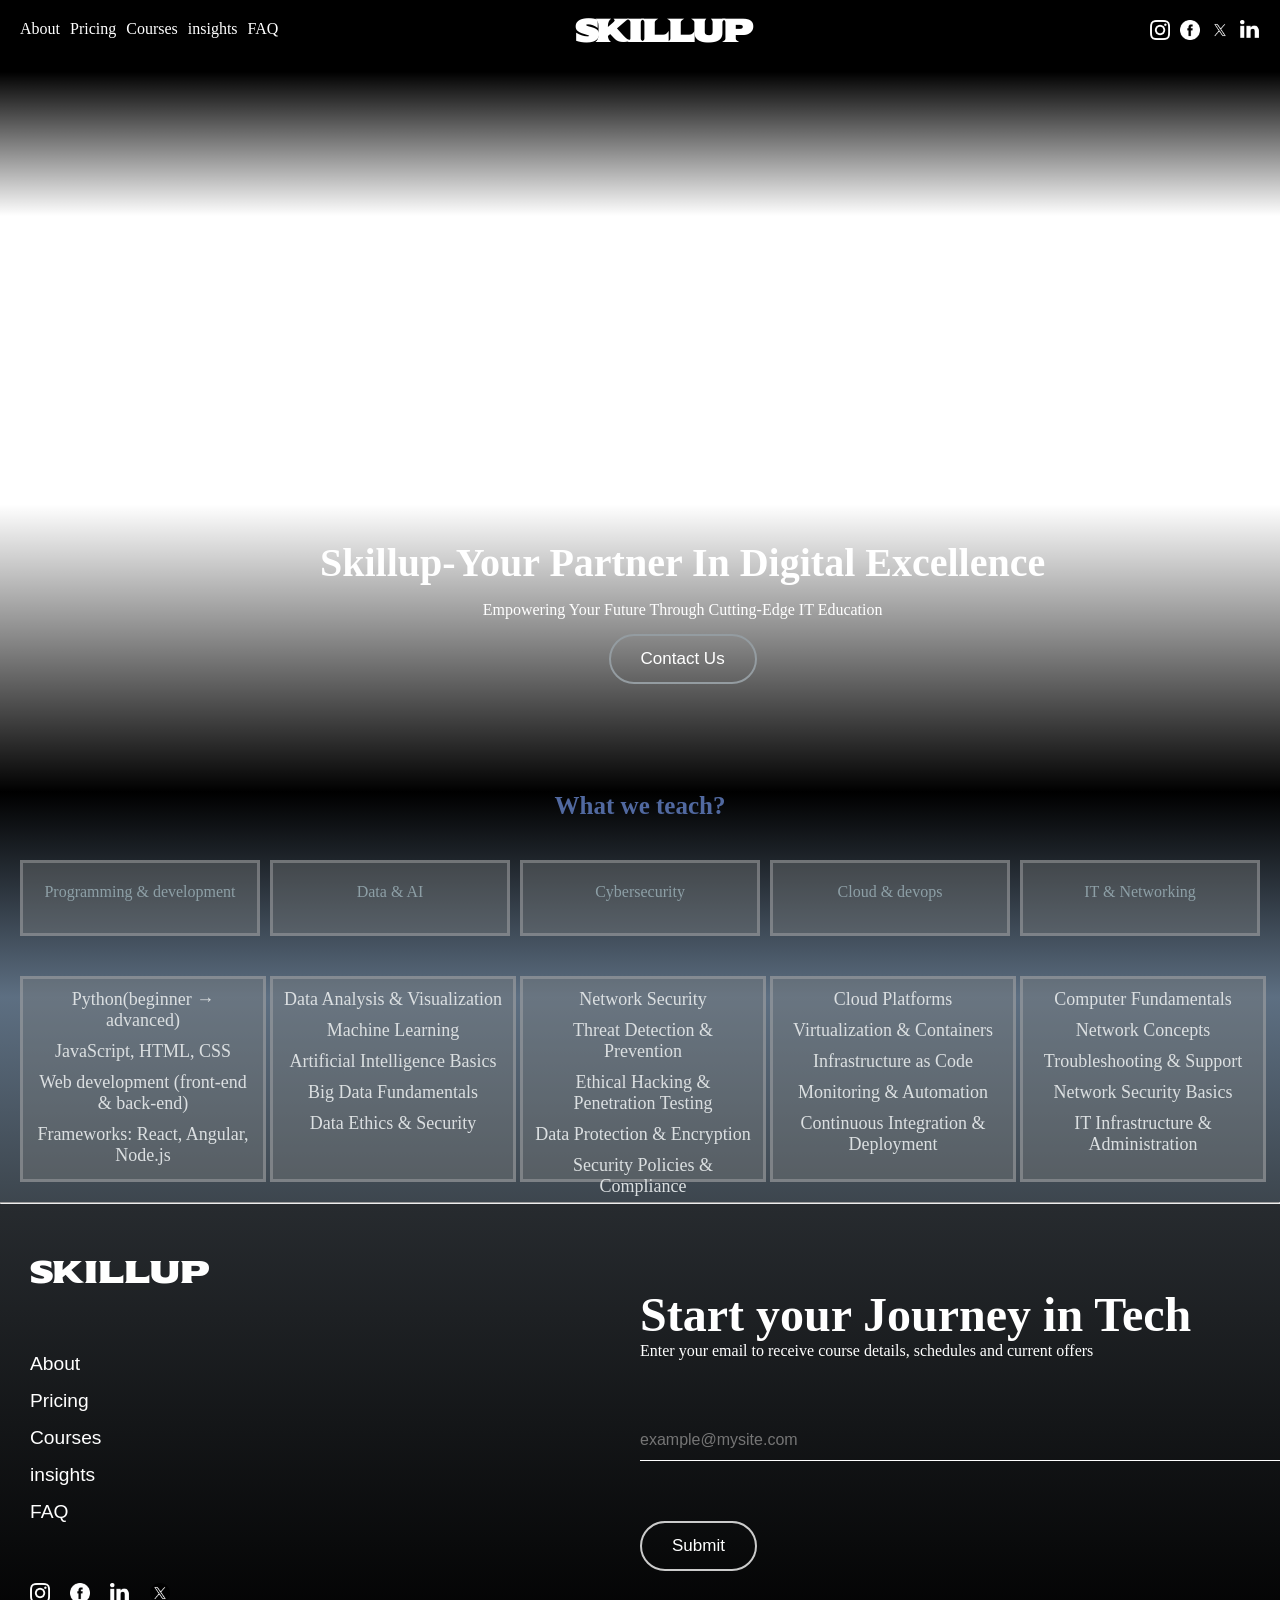
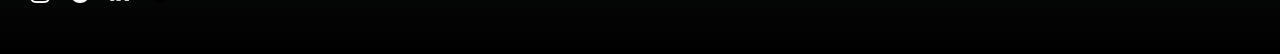
<file: index.html>
<!DOCTYPE html>
<html lang="en">
  <head>
    <meta charset="UTF-8" />
    <meta name="viewport" content="width=device-width, initial-scale=1.0" />
    <title>main page</title>
    <link rel="stylesheet" href="./style.css" />
    <link rel="stylesheet" href="./footer.css" />
    <link rel="preconnect" href="https://fonts.googleapis.com" />
    <link rel="preconnect" href="https://fonts.gstatic.com" crossorigin />
    <link
      href="https://fonts.googleapis.com/css2?family=Sekuya&display=swap"
      rel="stylesheet"
    />
  </head>
  <body>
    <header>
      <div class="nav">
        <nav>
          <ul class="navigation">
            <li><a href="./about.html">About</a></li>
            <li>
              <a href="./pricing.html">Pricing</a>
            </li>
            <li>
              <a href="./Courses.html">Courses</a>
            </li>
            <li>
              <a href="./insights.html">insights</a>
            </li>
            <li>
              <a href="./FAQ.html">FAQ</a>
            </li>
          </ul>
        </nav>
        <div class="h1">
          <h1>Skillup</h1>
        </div>
        <div>
          <nav>
            <ul class="icons">
              <li>
                <a href="ig">
                  <img src="./assets/instagram (1).png" alt="ig" width="20px" />
                </a>
              </li>
              <li>
                <a href="fb">
                  <img src="./assets/facebook.png" alt="fb" width="20px" />
                </a>
              </li>
              <li>
                <a href="x">
                  <img src="./assets/twitter.png" alt="x" width="20px" />
                </a>
              </li>
              <li>
                <a href="in">
                  <img src="./assets/linkedin (1).png" alt="in" width="20px" />
                </a>
              </li>
            </ul>
          </nav>
        </div>
        <img
          src="./assets/menu (1).png"
          alt="menu"
          width="30px"
          class="burger-icon"
        />
      </div>
    </header>
    <div class="main-img">
      <div class="main-img-text">
        <h2>Skillup-Your Partner In Digital Excellence</h2>
        <p>Empowering Your Future Through Cutting-Edge IT Education</p>
        <button>Contact us</button>
      </div>
    </div>
    <section class="section-1">
      <h3>What we teach?</h3>
      <div class="container">
        <div class="one">Programming & development</div>
        <div class="one">Data & AI</div>
        <div class="one">Cybersecurity</div>
        <div class="one">Cloud & devops</div>
        <div class="one">IT & Networking</div>
      </div>
      <div class="li-box">
        <div class="li-one">
          <ul>
            <li>Python(beginner → advanced)</li>
            <li>JavaScript, HTML, CSS</li>
            <li>Web development (front-end & back-end)</li>
            <li>Frameworks: React, Angular, Node.js</li>
          </ul>
        </div>
        <div class="li-one">
          <ul>
            <li>Data Analysis & Visualization</li>
            <li>Machine Learning</li>
            <li>Artificial Intelligence Basics</li>
            <li>Big Data Fundamentals</li>
            <li>Data Ethics & Security</li>
          </ul>
        </div>
        <div class="li-one">
          <ul>
            <li>Network Security</li>
            <li>Threat Detection & Prevention</li>
            <li>Ethical Hacking & Penetration Testing</li>
            <li>Data Protection & Encryption</li>
            <li>Security Policies & Compliance</li>
          </ul>
        </div>
        <div class="li-one">
          <ul>
            <li>Cloud Platforms</li>
            <li>Virtualization & Containers</li>
            <li>Infrastructure as Code</li>
            <li>Monitoring & Automation</li>
            <li>Continuous Integration & Deployment</li>
          </ul>
        </div>
        <div class="li-one">
          <ul>
            <li>Computer Fundamentals</li>
            <li>Network Concepts</li>
            <li>Troubleshooting & Support</li>
            <li>Network Security Basics</li>
            <li>IT Infrastructure & Administration</li>
          </ul>
        </div>
      </div>
    </section>
    <hr />
    <footer class="site-footer">
      <div class="footer-div1">
        <h2 class="logo-2">SKILLUP</h2>
        <ul class="nav2">
          <li>
            <a href="./about.html">About</a>
          </li>
          <li>
            <a href="./pricing.html">Pricing</a>
          </li>
          <li>
            <a href="./Courses.html">Courses</a>
          </li>
          <li>
            <a href="./insights.html">insights</a>
          </li>
          <li>
            <a href="./FAQ.html">FAQ</a>
          </li>
        </ul>
        <ul class="icons2">
          <li>
            <img
              src="./assets/instagram (1).png"
              alt="instagram"
              width="20px"
            />
          </li>
          <li>
            <img src="./assets/facebook.png" alt="FB" width="20px" />
          </li>
          <li>
            <img src="./assets/linkedin (1).png" alt="linkedin" width="20px" />
          </li>
          <li>
            <img src="./assets/twitter.png" alt="twitter" width="20px" />
          </li>
        </ul>
      </div>
      <div class="footer-div2">
        <div id="h2p">
          <h2>Start your Journey in Tech</h2>
          <p>
            Enter your email to receive course details, schedules and current
            offers
          </p>
        </div>
        <input type="email" placeholder="example@mysite.com" />
        <button class="footer-button">Submit</button>
      </div>
    </footer>
  </body>
</html>
</file>
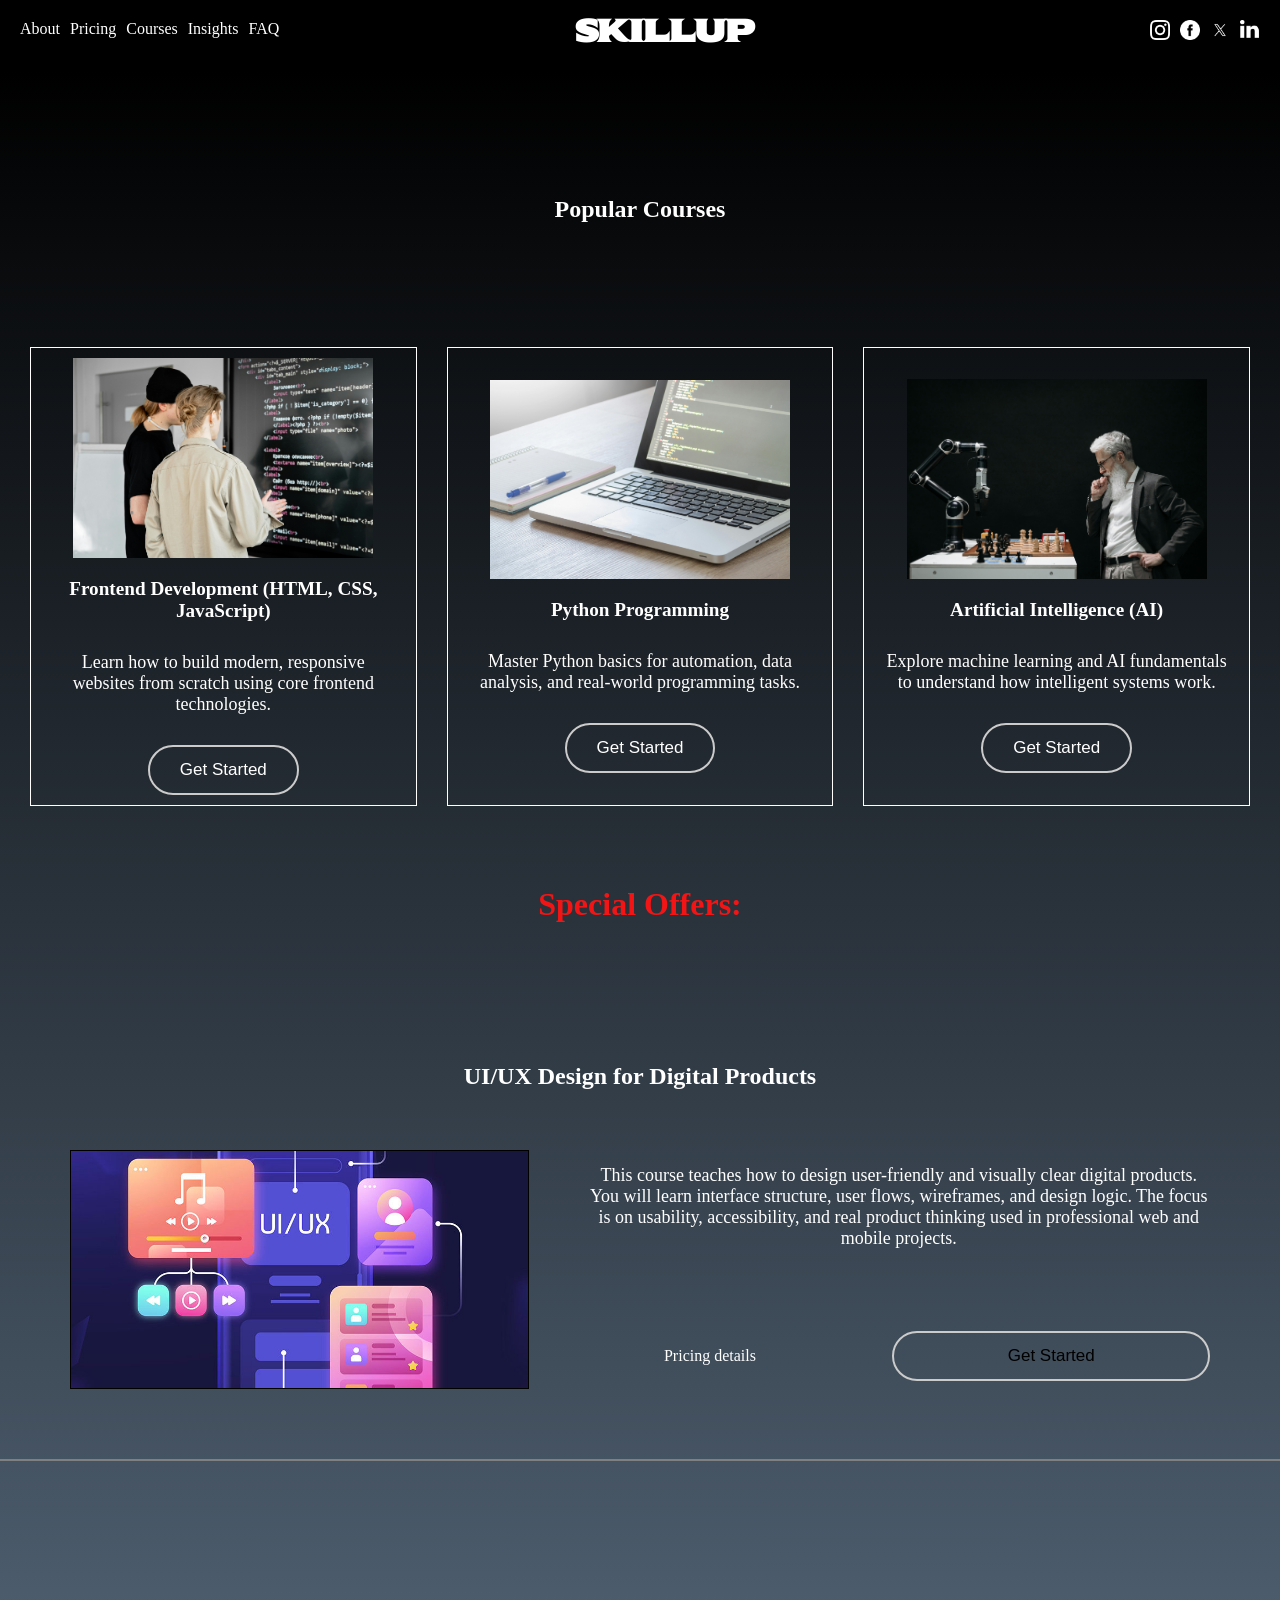
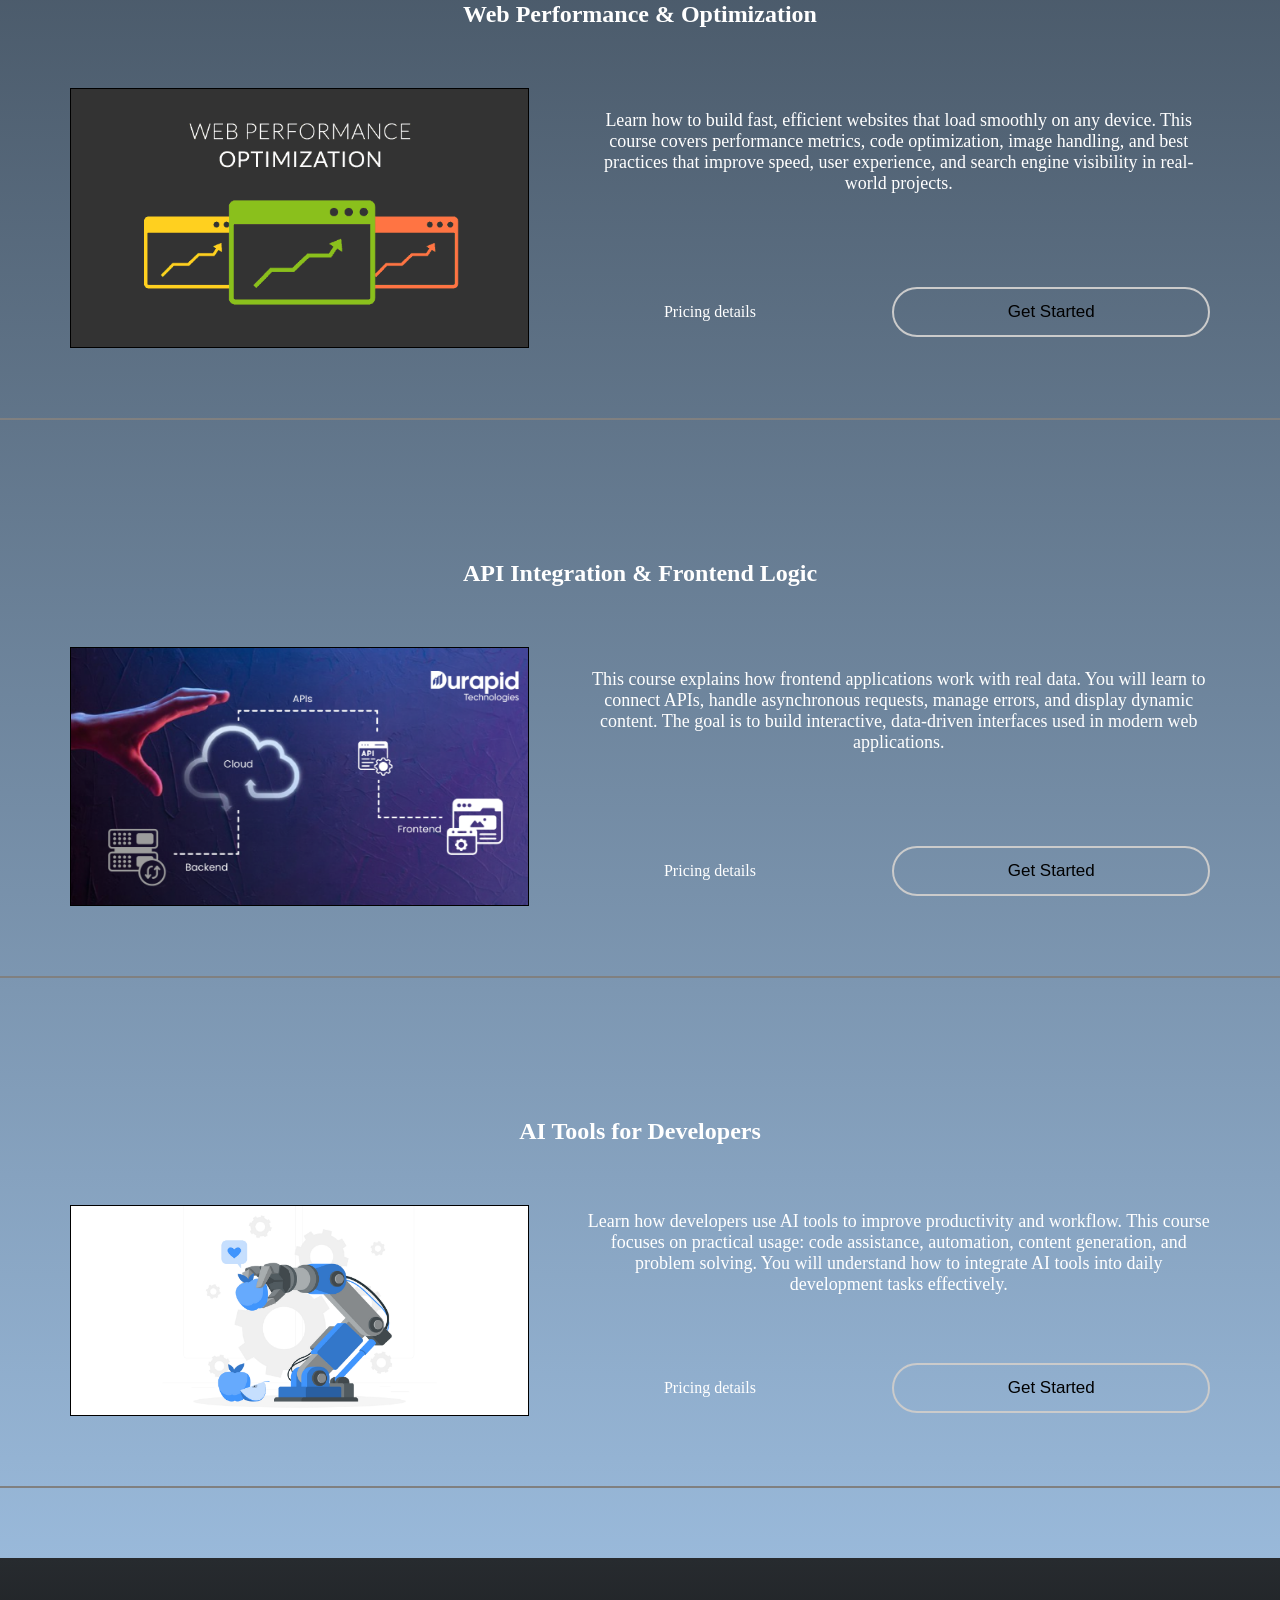
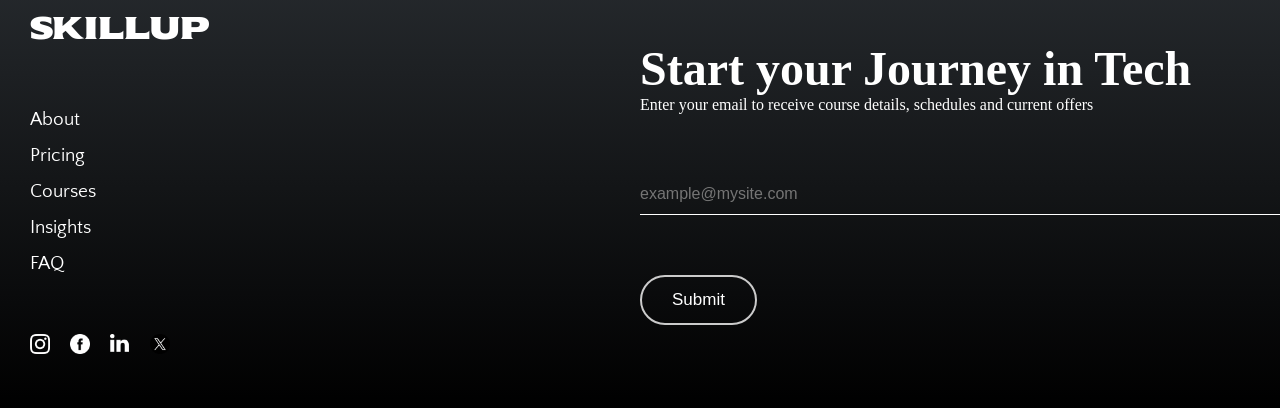
<file: Courses.html>
<!DOCTYPE html>
<html lang="en">
  <head>
    <meta charset="UTF-8" />
    <meta name="viewport" content="width=device-width, initial-scale=1.0" />
    <link rel="stylesheet" href="./Courses.css" />
    <link rel="stylesheet" href="./about.css" />
    <link rel="stylesheet" href="./footer.css" />
    <link rel="preconnect" href="https://fonts.googleapis.com" />
    <link rel="preconnect" href="https://fonts.gstatic.com" crossorigin />
    <link
      href="https://fonts.googleapis.com/css2?family=Montserrat:ital,wght@0,100..900;1,100..900&family=Quattrocento+Sans:ital,wght@0,400;0,700;1,400;1,700&family=Roboto+Flex:opsz,wght,XOPQ,XTRA,YOPQ,YTDE,YTFI,YTLC,YTUC@8..144,100..1000,96,468,79,-203,738,514,712&family=Sekuya&display=swap"
      rel="stylesheet"
    />
    <title>Courses</title>
  </head>
  <body>
    <header>
      <div class="nav">
        <nav>
          <ul class="navigation">
            <li><a href="./about.html" target="_blank">About</a></li>
            <li>
              <a href="./pricing.html" target="_blank">Pricing</a>
            </li>
            <li>
              <a href="./Courses.html" target="_blank">Courses</a>
            </li>
            <li>
              <a href="./insights.html" target="_blank">Insights</a>
            </li>
            <li>
              <a href="./FAQ.html" target="_blank">FAQ</a>
            </li>
          </ul>
        </nav>
        <div class="h1">
          <h1><a href="./index.html" target="_blank">SKILLUP</a></h1>
        </div>
        <div>
          <nav>
            <ul class="icons">
              <li>
                <a href="ig">
                  <img src="./assets/instagram (1).png" alt="ig" width="20px" />
                </a>
              </li>
              <li>
                <a href="fb">
                  <img src="./assets/facebook.png" alt="fb" width="20px" />
                </a>
              </li>
              <li>
                <a href="x">
                  <img src="./assets/twitter.png" alt="x" width="20px" />
                </a>
              </li>
              <li>
                <a href="in">
                  <img src="./assets/linkedin (1).png" alt="in" width="20px" />
                </a>
              </li>
            </ul>
          </nav>
        </div>
        <img
          src="./assets/menu (1).png"
          alt="menu"
          width="30px"
          class="burger-icon"
        />
      </div>
    </header>
    <main>
      <section class="popular">
        <h2 class="courses sec1">Popular Courses</h2>
        <div class="courses sec2">
          <img src="./assets/frontend.jpg" alt="img" width="300px" class="pic" />
          <h4>Frontend Development (HTML, CSS, JavaScript)</h4>
          <p>
            Learn how to build modern, responsive websites from scratch using
            core frontend technologies.
          </p>
          <button><a href="">Get started</a></button>
        </div>
        <div class="courses sec3">
          <img src="./assets/phyton.jpg" alt="img" width="300px" class="pic"/>
          <h4>Python Programming</h4>
          <p>
            Master Python basics for automation, data analysis, and real-world
            programming tasks.
          </p>
          <button><a href="">Get started</a></button>
        </div>
        <div class="courses sec4">
          <img src="./assets/ai.jpg" alt="img" width="300px" class="pic"/>
          <h4>Artificial Intelligence (AI)</h4>
          <p>
            Explore machine learning and AI fundamentals to understand how
            intelligent systems work.
          </p>
          <button><a href="">Get started</a></button>
        </div>
      </section>
      <section class="second-section">
        <h2 class="sec5">Special Offers:</h2>
        <div class="basic sec6">
          <h4>UI/UX Design for Digital Products</h4>
          <img src="./assets/design.jpg" alt="design" width="500px" class="pic"/>
          <p>
            This course teaches how to design user-friendly and visually clear
            digital products. You will learn interface structure, user flows,
            wireframes, and design logic. The focus is on usability,
            accessibility, and real product thinking used in professional web
            and mobile projects.
          </p>
          <span
            ><a href="./pricing.html" target="_blank">Pricing details</a></span
          >
          <button>Get started</button>
        </div>

        <div class="basic sec7">
          <h4>Web Performance & Optimization</h4>
          <img src="./assets/web-performance-optimization-featured.png"
          alt="web" / width="500px" class="pic">
          <p>
            Learn how to build fast, efficient websites that load smoothly on
            any device. This course covers performance metrics, code
            optimization, image handling, and best practices that improve speed,
            user experience, and search engine visibility in real-world
            projects.
          </p>
          <span
            ><a href="./pricing.html" target="_blank">Pricing details</a></span
          >
          <button>Get started</button>
        </div>
        <div class="basic sec8">
          <h4>API Integration & Frontend Logic</h4>
          <img src="./assets/1739437495731.png" alt="api" width="500px" class="pic"/>
          <p>
            This course explains how frontend applications work with real data.
            You will learn to connect APIs, handle asynchronous requests, manage
            errors, and display dynamic content. The goal is to build
            interactive, data-driven interfaces used in modern web applications.
          </p>
          <span
            ><a href="./pricing.html" target="_blank">Pricing details</a></span
          >
          <button>Get started</button>
        </div>
        <div class="basic sec9">
          <h4>AI Tools for Developers</h4>
          <img src="./assets/tools.png" alt="tools" width="500px" class="pic"/>
          <p>
            Learn how developers use AI tools to improve productivity and
            workflow. This course focuses on practical usage: code assistance,
            automation, content generation, and problem solving. You will
            understand how to integrate AI tools into daily development tasks
            effectively.
          </p>
          <span
            ><a href="./pricing.html" target="_blank">Pricing details</a></span
          >
          <button>Get started</button>
        </div>
      </section>
    </main>
    <footer class="site-footer">
      <div class="footer-div1">
        <h2 class="logo-2">SKILLUP</h2>
        <ul class="nav2">
          <li>
            <a href="./about.html" target="_blank">About</a>
          </li>
          <li>
            <a href="./pricing.html" target="_blank">Pricing</a>
          </li>
          <li>
            <a href="./Courses.html" target="_blank">Courses</a>
          </li>
          <li>
            <a href="./insights.html" target="_blank">Insights</a>
          </li>
          <li>
            <a href="./FAQ.html" target="_blank">FAQ</a>
          </li>
        </ul>
        <ul class="icons2">
          <li>
            <img
              src="./assets/instagram (1).png"
              alt="instagram"
              width="20px"
            />
          </li>
          <li>
            <img src="./assets/facebook.png" alt="FB" width="20px" />
          </li>
          <li>
            <img src="./assets/linkedin (1).png" alt="linkedin" width="20px" />
          </li>
          <li>
            <img src="./assets/twitter.png" alt="twitter" width="20px" />
          </li>
        </ul>
      </div>
      <div class="footer-div2">
        <div id="h2p">
          <h2>Start your Journey in Tech</h2>
          <p>
            Enter your email to receive course details, schedules and current
            offers
          </p>
        </div>
        <input type="email" placeholder="example@mysite.com" />
        <button class="footer-button">Submit</button>
      </div>
    </footer>
  </body>
</html>
</file>
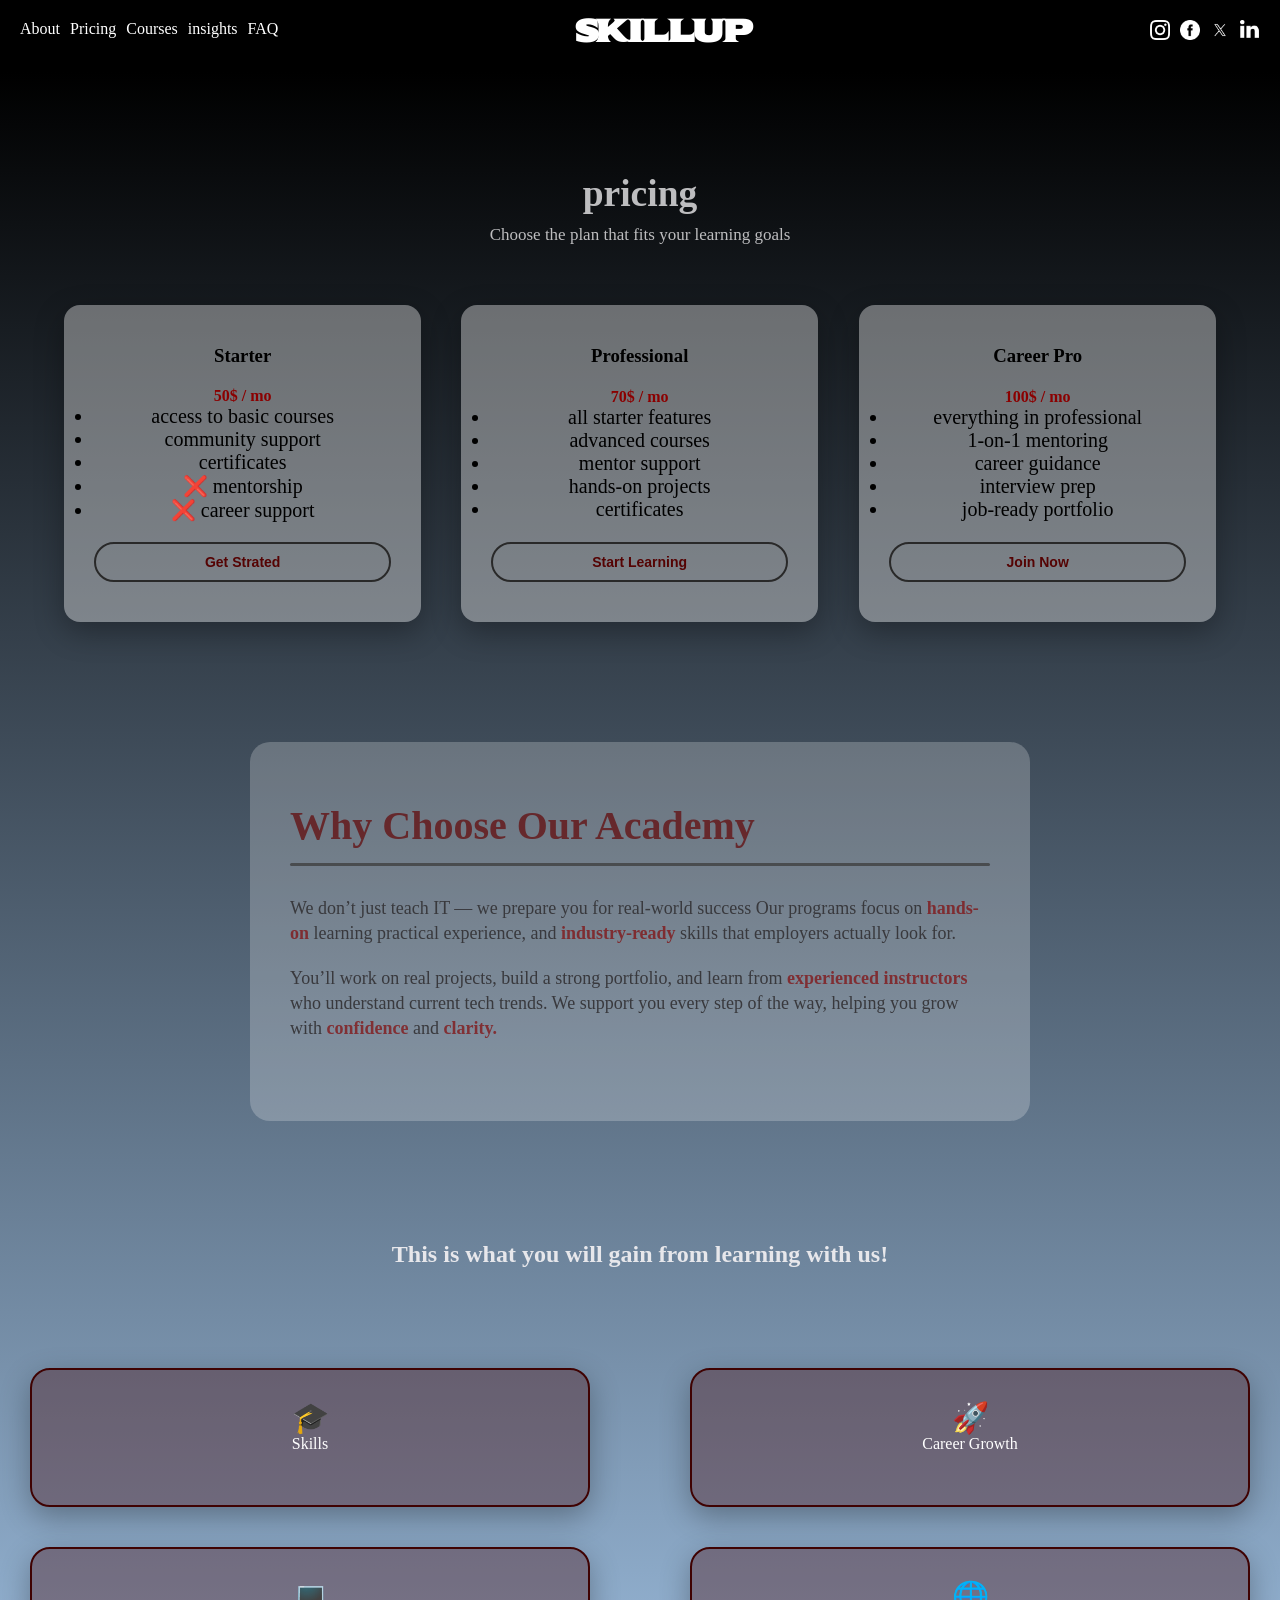
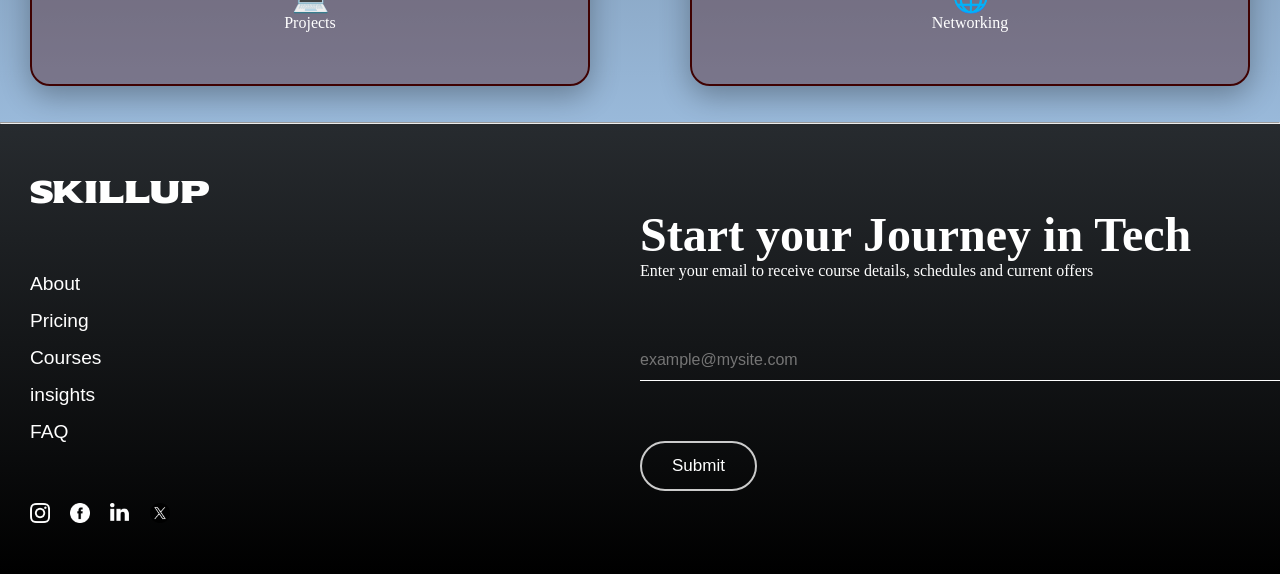
<file: pricing.html>
<!DOCTYPE html>
<html lang="en">
  <head>
    <meta charset="UTF-8" />
    <meta name="viewport" content="width=device-width, initial-scale=1.0" />
    <title>pricing page</title>
    <link rel="stylesheet" href="./pricing.css" />
    <link rel="stylesheet" href="./footer.css" />
    <link rel="preconnect" href="https://fonts.googleapis.com" />
    <link rel="preconnect" href="https://fonts.gstatic.com" crossorigin />
    <link
      href="https://fonts.googleapis.com/css2?family=Sekuya&display=swap"
      rel="stylesheet"
    />
    <link rel="stylesheet" href="
    <link
      href="https://fonts.googleapis.com/css2?family=Playfair+Display:ital,wght@0,400..900;1,400..900&display=swap"
      rel="stylesheet"
    />
  </head>
  <body>
    <header>
      <div class="nav">
        <nav>
          <ul class="navigation">
            <li><a href="About">About</a></li>
            <li>
              <a href="Pricing">Pricing</a>
            </li>
            <li>
              <a href="Courses">Courses</a>
            </li>
            <li>
              <a href="./insights.html">insights</a>
            </li>
            <li>
              <a href="FAQ">FAQ</a>
            </li>
          </ul>
        </nav>
        <div class="h1">
          <h1>
            <a href="./index.html" target="_blank">Skillup</a>
          </h1>
        </div>
        <div>
          <nav>
            <ul class="icons">
              <li>
                <a href="ig">
                  <img src="./assets/instagram (1).png" alt="ig" width="20px" />
                </a>
              </li>
              <li>
                <a href="fb">
                  <img src="./assets/facebook.png" alt="fb" width="20px" />
                </a>
              </li>
              <li>
                <a href="x">
                  <img src="./assets/twitter.png" alt="x" width="20px" />
                </a>
              </li>
              <li>
                <a href="in">
                  <img src="./assets/linkedin (1).png" alt="in" width="20px" />
                </a>
              </li>
            </ul>
          </nav>
        </div>
        <img
          src="./assets/menu (1).png"
          alt="menu"
          width="30px"
          class="burger-icon"
        />
      </div>
    </header>
    <main>
      <div class="pricing-section">
        <div class="pricing-title">
          <h2>pricing</h2>
          <p>Choose the plan that fits your learning goals</p>
        </div>
      </div>
      <div class="pricing-cards">
        <div class="card one">
          <h3>Starter</h3>
          <p>50$ / mo</p>
          <ul>
            <li>access to basic courses</li>
            <li>community support</li>
            <li>certificates</li>
            <li>❌ mentorship</li>
            <li>❌ career support</li>
          </ul>
          <button>Get strated</button>
        </div>
        <div class="card two">
          <h3>Professional</h3>
          <p>70$ / mo</p>
          <ul>
            <li>all starter features</li>
            <li>advanced courses</li>
            <li>mentor support</li>
            <li>hands-on projects</li>
            <li>certificates</li>
          </ul>
          <button>start learning</button>
        </div>
        <div class="card three">
          <h3>Career Pro</h3>
          <p>100$ / mo</p>
          <ul>
            <li>everything in professional</li>
            <li>1-on-1 mentoring</li>
            <li>career guidance</li>
            <li>interview prep</li>
            <li>job-ready portfolio</li>
          </ul>
          <button>Join now</button>
        </div>
      </div>
      <section class="why-us">
        <h2>Why Choose Our Academy</h2>
        <p>
          We don’t just teach IT — we prepare you for real-world success Our
          programs focus on <span>hands-on</span> learning practical experience,
          and <span>industry-ready</span> skills that employers actually look
          for.
        </p>
        <p>
          You’ll work on real projects, build a strong portfolio, and learn from
          <span>experienced instructors</span> who understand current tech
          trends. We support you every step of the way, helping you grow with
          <span>confidence</span> and
          <span>clarity.</span>
        </p>
      </section>
      <section>
        <div class="gain-h2">
          <h2>This is what you will gain from learning with us!</h2>
        </div>
        <div class="gains-container">
          <div class="gain first">
            <div class="icon">🎓</div>
            <div class="title">Skills</div>
            <div class="text">
              Gain practical, in-demand IT skills with hands-on projects
            </div>
          </div>
          <div class="gain">
            <div class="icon">🚀</div>
            <div class="title">Career Growth</div>
            <div class="text">
              Boost your chances of landing high-paying IT jobs
            </div>
          </div>
          <div class="gain second">
            <div class="icon">💻</div>
            <div class="title">Projects</div>
            <div class="text">
              Work on real-life projects to build your portfolio.
            </div>
          </div>
          <div class="gain">
            <div class="icon">🌐</div>
            <div class="title">Networking</div>
            <div class="text">
              Connect with instructors and peers for mentorship and
              opportunities
            </div>
          </div>
        </div>
      </section>
      <br />
      <br />
    </main>
    <hr />
    <footer class="site-footer">
      <div class="footer-div1">
        <h2 class="logo-2">SKILLUP</h2>
        <ul class="nav2">
          <li>
            <a href="./about.html">About</a>
          </li>
          <li>
            <a href="./pricing.html">Pricing</a>
          </li>
          <li>
            <a href="./Courses.html">Courses</a>
          </li>
          <li>
            <a href="./insights.html">insights</a>
          </li>
          <li>
            <a href="./FAQ.html">FAQ</a>
          </li>
        </ul>
        <ul class="icons2">
          <li>
            <img
              src="./assets/instagram (1).png"
              alt="instagram"
              width="20px"
            />
          </li>
          <li>
            <img src="./assets/facebook.png" alt="FB" width="20px" />
          </li>
          <li>
            <img src="./assets/linkedin (1).png" alt="linkedin" width="20px" />
          </li>
          <li>
            <img src="./assets/twitter.png" alt="twitter" width="20px" />
          </li>
        </ul>
      </div>
      <div class="footer-div2">
        <div id="h2p">
          <h2>Start your Journey in Tech</h2>
          <p>
            Enter your email to receive course details, schedules and current
            offers
          </p>
        </div>
        <input type="email" placeholder="example@mysite.com" />
        <button class="footer-button">Submit</button>
      </div>
    </footer>
  </body>
</html>
</file>
<file: style.css>
.main-img {
   position: relative;
   height: 80vh;
   background-image:
   linear-gradient(to bottom, black, transparent 20%),
   linear-gradient(to top, black, transparent 40%),
   url("https://cdn.pixabay.com/photo/2022/06/03/09/26/server-7239721_1280.jpg");
   background-position: center;
   background-repeat: no-repeat;
   background-size: cover;
}
.main-img-text{
    position: absolute;
    bottom: 15%;
    left: 25%;
    color: white;
    display: flex;
    flex-direction: column;
    align-items: center;
    gap: 15px;
    text-align: center;
    animation: slideinup 2s ease-out 0.5s forwards;
}
.main-img-text > h2 {
    font-size: 40px;
    font-family:Cambria, Cochin, Georgia, Times, 'Times New Roman', serif
}
button {
    background-color: transparent;
    color: white;
    font-size: 17px;
    padding: 10px 30px;
    height: 50px;
    border-radius: 100px;
    border: 2px solid #949ca1;
    text-transform: capitalize;
    transition: background-color 1.5s ease;
}
button:hover {
    background-color: #949ca1;
    color: #313539;
    
}
.section-1 {
   background: linear-gradient(to bottom,black, #5d6f82, #3d464e)
}
h3 {
    color: #5169a0;
    display: flex;
    justify-content: center;
    padding-bottom: 20px;
    font-size: 25px;
}
.container {
    display: grid;
    grid-template-columns: repeat(5, 1fr);
    grid-template-rows: repeat(1, 1fr);
    color: #8D9FA6;
    padding: 20px;
    text-align: center;
    align-items: center;
    justify-content: center;
    column-gap: 10px;
    row-gap: 10px;
}
.container > .one {
    border: 3px solid #aeafb06f;
    height: 50px;
    background-color: #7d7e7f61;

}
.li-box {
    display: grid;
    grid-template-columns: repeat(5, 1fr);
    grid-template-rows: repeat(1, 3fr);
    padding: 20px;
    text-align: center;
    align-items: center;
    justify-content: center;
    column-gap: 10px;
    row-gap: 10px;
    
}
.li-box > .li-one {
    width: 100%;
    border: 3px solid #aeafb06f;
    height: 200px;
    color: #dbdfe1;
    background-color: #7d7e7f61;
}
.li-one > ul {
    display: flex;
    flex-direction: column;
    gap: 10px;
    list-style:none;
    padding: 10px;
    font-size: large;
   
}

.one {
    padding-top: 20px;
}
.one:hover {
    color: rgb(255, 255, 255);
}

@keyframes slideinup {
    0% {
        opacity: 0;
        transform: translateY(40px)
    }
    100% {
        opacity: 1;
        transform: translateY(0);
    }
}
@media (max-width: 992px) {
    .main-img-text {
        padding: 20px;
        text-align: center;
        left: auto;
    }
    .burger-icon {
        display: block;
        position: absolute;
        right: 20px;
        top: 25px;
    
    }
    .container {
        display: flex;
        flex-direction: column;
        row-gap: 10px;
        
    }
    .li-box {
        display: flex;
        flex-direction: column;
    }
    .one {
        width: 100%;
        font-size:x-large;
    }
    .li-one > ul {
        font-size: x-large;
        padding: 5px;
    }
    .site-footer {
    display: flex;
    flex-direction: column;
    gap: 25px;
    height: 130vh;
    justify-content: center;
    text-align: center;
    align-items: center;
  }
    .footer-div2  {
    display: flex;
    flex-direction: column;
    text-align: center;
    align-items: center;
    justify-content: center;
    gap: 60px;
    width: 90%;
   

  }
}
</file>
<file: footer.css>
* {
    padding: 0;
    margin: 0;
}
header {
   background-color: rgb(0, 0, 0);
   display: flex; 
   justify-content: space-between;
   width: 100%;
   color: white;
}
.nav {
   display: flex; 
   justify-content: space-between;
   width: 100%;
   padding: 20px;
}
.h1 {
    font-family: "Sekuya", system-ui;
    font-weight: 400;
    font-style: normal;
    margin-top: -10px;
    margin-left: -100px; 
}
.navigation {
    display: flex;
    list-style: none;
    column-gap: 10px; 
}
a {
    color: white;
    text-decoration: none;
}
.icons {
    display: flex;
    list-style: none;
    column-gap: 10px; 
}
.burger-icon {
    display: none;
}

.site-footer {
  background: linear-gradient(to top,black,#272b2f);
  height: 50vh;
  color: white;
  display: flex;
  justify-content: space-between;
  align-items: center;
}

.footer-div1 {
  display: flex;
  flex-direction: column;
  gap: 60px;
  margin-left: 30px;
}
.logo-2 {
  font-family: "Sekuya", system-ui;
  font-weight: 400;
  font-style: normal;
  font-size: xx-large;
}
.nav2 li {
  list-style: none;
}

.icons2 li {
  list-style: none;
}
.nav2 {
  display: flex;
  flex-direction: column;
  gap: 15px;
  font-size: larger;
  font-family: "Quattrocento Sans", sans-serif;
  font-weight: 400;
  font-style: normal;
}

.icons2 {
  display: flex;
  gap: 20px;
}

.footer-div2 {
  display: flex;
  flex-direction: column;
  align-items: start;
  justify-content: center;
  gap: 60px;
  width: 50vw;
  height: 50vh;
}

.footer-div2 h2 {
  font-size: xxx-large;
}

.footer-div2 button {
  background-color: transparent;
  color: white;
  font-size: 17px;
  height: 50px;
  text-transform: capitalize;
  padding: 10px 30px;
  border-radius: 100px;
  border-width: 2px;
  border-style: solid;
  border-color: rgb(203, 203, 203);
  border-image: initial;
  transition: background-color 1.5s;
}

.footer-div2 input {
  width: 100%;
  height: 40px;
  background: transparent;
  border: none;
  outline: none;
  font-size: 16px;
  color: #fff;
  border-bottom: white 1px solid;
}

.footer-button:hover {
  background-color: lightskyblue;
}

@media screen and (max-width: 992px) {
   .navigation {
        display: none;
    }
    .nav {
        flex-direction: column;
        padding-left: 20px;
        
    }
    .h1 {
        display: flex;
        text-align: left;
        margin-left: 10px;
    }
    .icons {
        padding-left: 10px;
    }
    .burger-icon {
        display: block;
        position: absolute;
        right: 20px;
        top: 25px;
    
    }
  .site-footer {
    padding-top: 20px;
    display: flex;
    flex-direction: column;
    gap: 25px;
    height: 130vh;
    justify-content: center;
    text-align: center;
    align-items: center;
  }
  .footer-div2 {
    display: flex;
    flex-direction: column;
    text-align: center;
    align-items: center;
    justify-content: center;
    gap: 60px;
    width: 90%;
    padding-left: 20px;
  }
}
</file>
<file: Courses.css>
* {
  padding: 0;
  margin: 0;
}

main {
  background: linear-gradient(to bottom, black, #99b9da);
  
}

.popular {
  padding: 30px;
  display: grid;
  grid-template-columns: repeat(3, 1fr);
  grid-template-rows: repeat(3, 1fr);
  justify-content: center;
  align-items: stretch;
  text-align: center;
  gap: 30px;
}
.popular h2 {
  border: none;
}
.courses {
  color: white;
  border: white 1px solid;
  display: flex;
  flex-direction: column;
  justify-content: center;
  align-items: center;
  gap: 20px;
  padding: 10px;
}
.courses button {
  background-color: transparent;
  font-size: 17px;
  height: 50px;
  text-transform: capitalize;
  padding: 10px 30px;
  border-radius: 100px;
  border-width: 2px;
  border-style: solid;
  border-color: rgb(203, 203, 203);
  border-image: initial;
  transition: background-color 1.5s;
}
.courses h4 {
  font-size: larger;
}
.courses p {
  font-size: large;
  padding: 10px;
}

.sec1 {
  grid-column: 1/4;
  grid-row: 1/2;
}
.sec2 {
  grid-column: 1/2;
  grid-row: 2/4;
}
.sec3 {
  grid-column: 2/3;
  grid-row: 2/4;
}
.sec4 {
  grid-column: 3/4;
  grid-row: 2/4;
}

.second-section {
  display: grid;
  grid-template-columns: repeat(1 1fr);
  grid-template-rows: repeat(5 1fr);
  color: white;
  justify-content: center;
  align-items: center;
  text-align: center;
  gap: 70px;
  padding-bottom: 70px;
}

.sec5 {
  grid-column: 1;
  grid-row: 1/2;
  font-size: xx-large;
  color: rgb(243, 21, 21);
  padding-top: 50px;
}
.sec6 {
  grid-column: 1;
  grid-row: 2/3;
}
.sec7 {
  grid-column: 1;
  grid-row: 3/4;
}
.sec8 {
  grid-column: 1;
  grid-row: 4/5;
}
.sec9 {
  grid-column: 1;
  grid-row: 5/6;
}
.pic {
  max-width: 100%;
}

.basic {
  display: grid;
  gap: 60px;
  grid-template-areas:
    "h4 h4 h4 h4 "
    "img img p p"
    "img img p p"
    "img img span button";
  justify-content: center;
  align-items: center;
  text-align: center;
  max-width: 1200px;
  border-bottom: 2px gray solid;
  padding: 70px;
}

.basic h4 {
  grid-area: h4;
  font-size: x-large;
}
.basic img {
  grid-area: img;
  border: black 1px solid;
}
.basic p {
  grid-area: p;
  font-size: large;
}
.basic span {
  grid-area: span;
}
.basic button {
  grid-area: span;
  background-color: transparent;
  font-size: 17px;
  height: 50px;
  text-transform: capitalize;
  padding: 10px 30px;
  border-radius: 100px;
  border-width: 2px;
  border-style: solid;
  border-color: rgb(203, 203, 203);
  border-image: initial;
  transition: background-color 1.5s;
  color: black;
}

@media screen and (max-width: 992px) {
  .popular {
    grid-template-columns: repeat(1, 1fr);
    grid-template-rows: repeat(4, 1fr);
    padding: 0;
  }
  .sec1 {
    grid-column: 1;
    grid-row: 1/2;
  }
  .sec2 {
    grid-column: 1;
    grid-row: 2/3;
  }
  .sec3 {
    grid-column: 1;
    grid-row: 3/4;
  }
  .sec4 {
    grid-column: 1;
    grid-row: 4/5;
  }

  .basic {
    grid-template-areas:
      "h4 h4"
      "img img"
      "p p"
      "span button";
    gap: 20px;
  }
  
}
</file>
<file: about.css>
* {
  padding: 0;
  margin: 0;
}

main {
  background: linear-gradient(to bottom, black, #99b9da);
  
}

.academy img {
  border-radius: 40px;
  max-width: 100%;
  display: block;
}

.who-p {
  display: flex;
  flex-direction: column;
  gap: 10px;
  max-width: 50%;
  font-size: x-large;
  font-family: "Quattrocento Sans", sans-serif;
  font-weight: 300;
  font-style: normal;
}

.who-text {
  display: flex;
  gap: 150px;
  text-align: left;
  align-items: center;
  position: relative;
  color: rgb(180, 178, 178);
  padding-left: 50px;
  top: 100px;
  font-family: "Quattrocento Sans", sans-serif;
  font-weight: 300;
  font-style: normal;
}

.instructors {
  display: grid;
  grid-template-columns: repeat(3, 1fr);
  grid-template-rows: repeat(5, 1fr);
  /* width: 100%; */
  color: white;
  gap: 40px;
  margin-top: 100px;
  justify-content: center;
  text-align: center;
  align-items: stretch;
  font-family: "Quattrocento Sans", sans-serif;
}
.pic {
  max-width: 100%;
}

.inst {
  border: 3px white solid;
  display: flex;
  flex-direction: column;
  justify-content: center;
  align-items: center;
  left: 50px;
  gap: 20px;
  align-items: center;
}
.inst p {
  font-size: large;
  border-top: 2px solid white;
  padding-top: 20px;
}
.one {
  grid-column: 1/4;
  grid-row: 1/2;
  width: 100%;
  border: none;
  font-size: xx-large;
}
.two {
  grid-column: 1/2;
  grid-row: 2/4;
}
.three {
  grid-column: 2/3;
  grid-row: 2/4;
}
.four {
  grid-column: 3/4;
  grid-row: 2/4;
}
.five {
  grid-column: 1/2;
  grid-row: 4/6;
}
.six {
  grid-column: 2/3;
  grid-row: 4/6;
}
.seven {
  grid-column: 3/4;
  grid-row: 4/6;
}
.built {
  margin-top: 100px;
  height: 50vh;
  display: grid;
  grid-template-areas:
    "first first first"
    "second third fourth"
    "second third fourth"
    "second third fourth";

  gap: 40px;
  text-align: center;
  padding: 0 60px 50px 60px;
}
.first {
  grid-area: first;
  font-size: xx-large;
}
.second {
  grid-area: second;
}
.third {
  grid-area: third;
}
.fourth {
  grid-area: fourth;
}
.built div {
  border: 1px black solid;
  border-radius: 20px;
  min-width: 25vw;
  max-height: 50vh;
  display: grid;
  grid-template-columns: repeat(1, 1fr);
  grid-template-rows: repeat(2, 1fr);
  justify-content: center;
  align-items: center;
  text-align: center;
}
.built h3 {
  font-size: xxx-large;
  padding-top: 10px;
  grid-column: 1;
  grid-row: 1/2;
}
.built p {
  font-size: x-large;
  grid-column: 1;
  grid-row: 2/3;
}

@media (max-width: 992px) {
  section {
    display: flex;
    flex-direction: column;
    justify-content: center;
    align-items: center;
    width: 100%;
  }
  .who-text {
    text-align: center;
    margin-left: -50px;
    gap: 40px;
  }
  .academy img {
    border-radius: 0%;
    display: flex;
  }

    .instructors {
    grid-template-columns: repeat(1, 1fr);
    grid-template-rows: repeat(7, 1fr);
    gap: 40px;
    padding-left: 20px;
    padding-right: 20px;
    display: flex;
    flex-direction: column;
    justify-content: center;
    text-align: center;
    align-items: center;
  }
  .one {
    grid-column: 1/2;
    grid-row: 1/2;
  }
  .two {
    grid-column: 1/2;
    grid-row: 2/3;
  }
  .three {
    grid-column: 1/2;
    grid-row: 3/4;
  }
  .four {
    grid-column: 1/2;
    grid-row: 4/5;
  }
  .five {
    grid-column: 1/2;
    grid-row: 5/6;
  }
  .six {
    grid-column: 1/2;
    grid-row: 6/7;
  }
  .seven {
    grid-column: 1/2;
    grid-row: 7/8;
  }
  .built {
    justify-content: center;
    align-items: center;
    padding: 0;
  }
  .built p {
    font-size: medium;
    max-width: 200px;
  }
  .one {
    margin-top: 20px;
  }
}
</file>
<file: pricing.css>
.pricing-section {
    display: flex;
    flex-direction: column;
    align-items: center;
    width: 100%;
}
.pricing-title {
    display: flex;
    flex-direction: column;
    align-items: center;
    text-align: center;
    margin-top: 100px;
    margin-bottom: 60px;
    gap: 10px;
    color: rgb(189, 189, 191);
    font-size: 25px;
    font-family: "Playfair Display", serif;
}
.pricing-title > p {
    font-size: 17px;
}
.pricing-cards {
    display: grid;
    grid-template-columns: repeat(3, 1fr);
    gap: 40px;
    width: 90%;
    margin: auto;
    border-color: #3d464e;
}
.card {
    border-radius: 16px;
    padding: 40px 30px;
    text-align: center;
    display: flex;
    flex-direction: column;
    justify-content: space-between;
    box-shadow: 0 10px 30px rgba(0, 0, 0, 0.302);
    background-color: rgba(245, 245, 245, 0.39);
    transform: scale(0.9);
    opacity: 0;
    animation: zoomin 1s ease forwards;
}
.one {
    animation-delay: 0.3s;
}
.two {
    animation-delay: 0.7s;
}
.three {
    animation-delay: 1s;
}

.card button {
    background-color: transparent;
    color: rgb(85, 3, 3);
    font-size: 14px;
    font-weight: 600;
    padding: 10px 10px;
    height: 40px;
    margin-top: 20px;
    border-radius: 100px;
    border: 2px solid #292929;
    text-transform: capitalize;
    
    transition: background-color 1.5s ease;
}
.card button:hover {
    background-color: rgba(245, 245, 245, 0.636);
}
.card > h3 {
    margin-bottom: 20px;
    text-align: center;
}
.card > p {
    font-weight: 600;
    color: darkred;
    text-align: center;
}
.card > ul {
    font-size: 20px;
}
.why-us {
    max-width: 700px;
    margin: 120px auto;
    padding: 60px 40px;
    background: rgba(255, 255, 255, 0.227);
    border-radius: 20px;
    opacity: 0;
    transform: translateY(40px);
    animation: fadeinup 0.8s ease-out 2s forwards;
}
.why-us h2 {
    font-size: 40px;
    font-weight: 600;
    color: rgba(97, 3, 3, 0.686);
    margin-bottom: 30px;
}
.why-us h2::after {
    content:"";
    display: block;
    height: 3px;
    background: #494c4f;
    margin: 14px auto 0;
    border-radius: 2px;
}
.why-us p {
    font-size: 18px;
    line-height: 25px;
    color: rgb(57, 57, 61);
    margin-bottom: 20px;
}
.why-us span {
    color: #810404ad;
    font-weight: bolder;
}
.fadeinup {
    opacity: 0;
    transform: translateY(30px);
    animation: fadeInUp 0.8s ease-out forwards;
}
.gain-h2 {
    display: flex;
    justify-content: center;
    color:  rgb(231, 231, 235);;
    margin-top: 100px;
}
.gains-container {
    display: grid;
    justify-items: center;
    grid-template-columns: repeat(2,1fr);
    color: white;
    gap: 40px;
    margin-top: 100px;
    text-align: center;
}
.gain {
    text-align: center;
    cursor: pointer;
    transition: transform 0.3s;
    border: 2px rgb(63, 2, 2) solid;
    border-radius: 20px;
    padding: 30px;
    box-shadow: 0 10px 30px rgba(0, 0, 0, 0.302);
    width:80%;
    background-color: rgba(70, 1, 1, 0.349);
}
.gain .text {
    opacity: 0;
    max-height: 0;
    transition: opacity 0.3s, max-height 0.3s;
    font-size: large;
    border-top: 2px solid white;
    padding-top: 20px;
}
.icon {
    font-size: 30px;
}
.gain:hover {
    transform:translateY(-10px)
}
.gain:hover .text {
    opacity:1;
    max-height: 100px;
}
   
main {
    background: linear-gradient(to bottom, black, #99b9da);
}
@keyframes fadeinup {
    to {
       opacity: 1;
       transform: translateY(0);
    }
} 

@keyframes zoomin {
    to {
        transform: scale(1);
        opacity: 1;
    }

}
@media (max-width: 992px) {
    .pricing-cards {
       grid-template-columns: 1fr;
    }
    .gains-container {
       grid-template-columns: 1fr;
       
    }
    .why-us {
    padding: 40px 20px;
    margin: 80px 20px;
    }
    .why-us h2 {
    font-size: 30px;
    }
   
}
</file>
